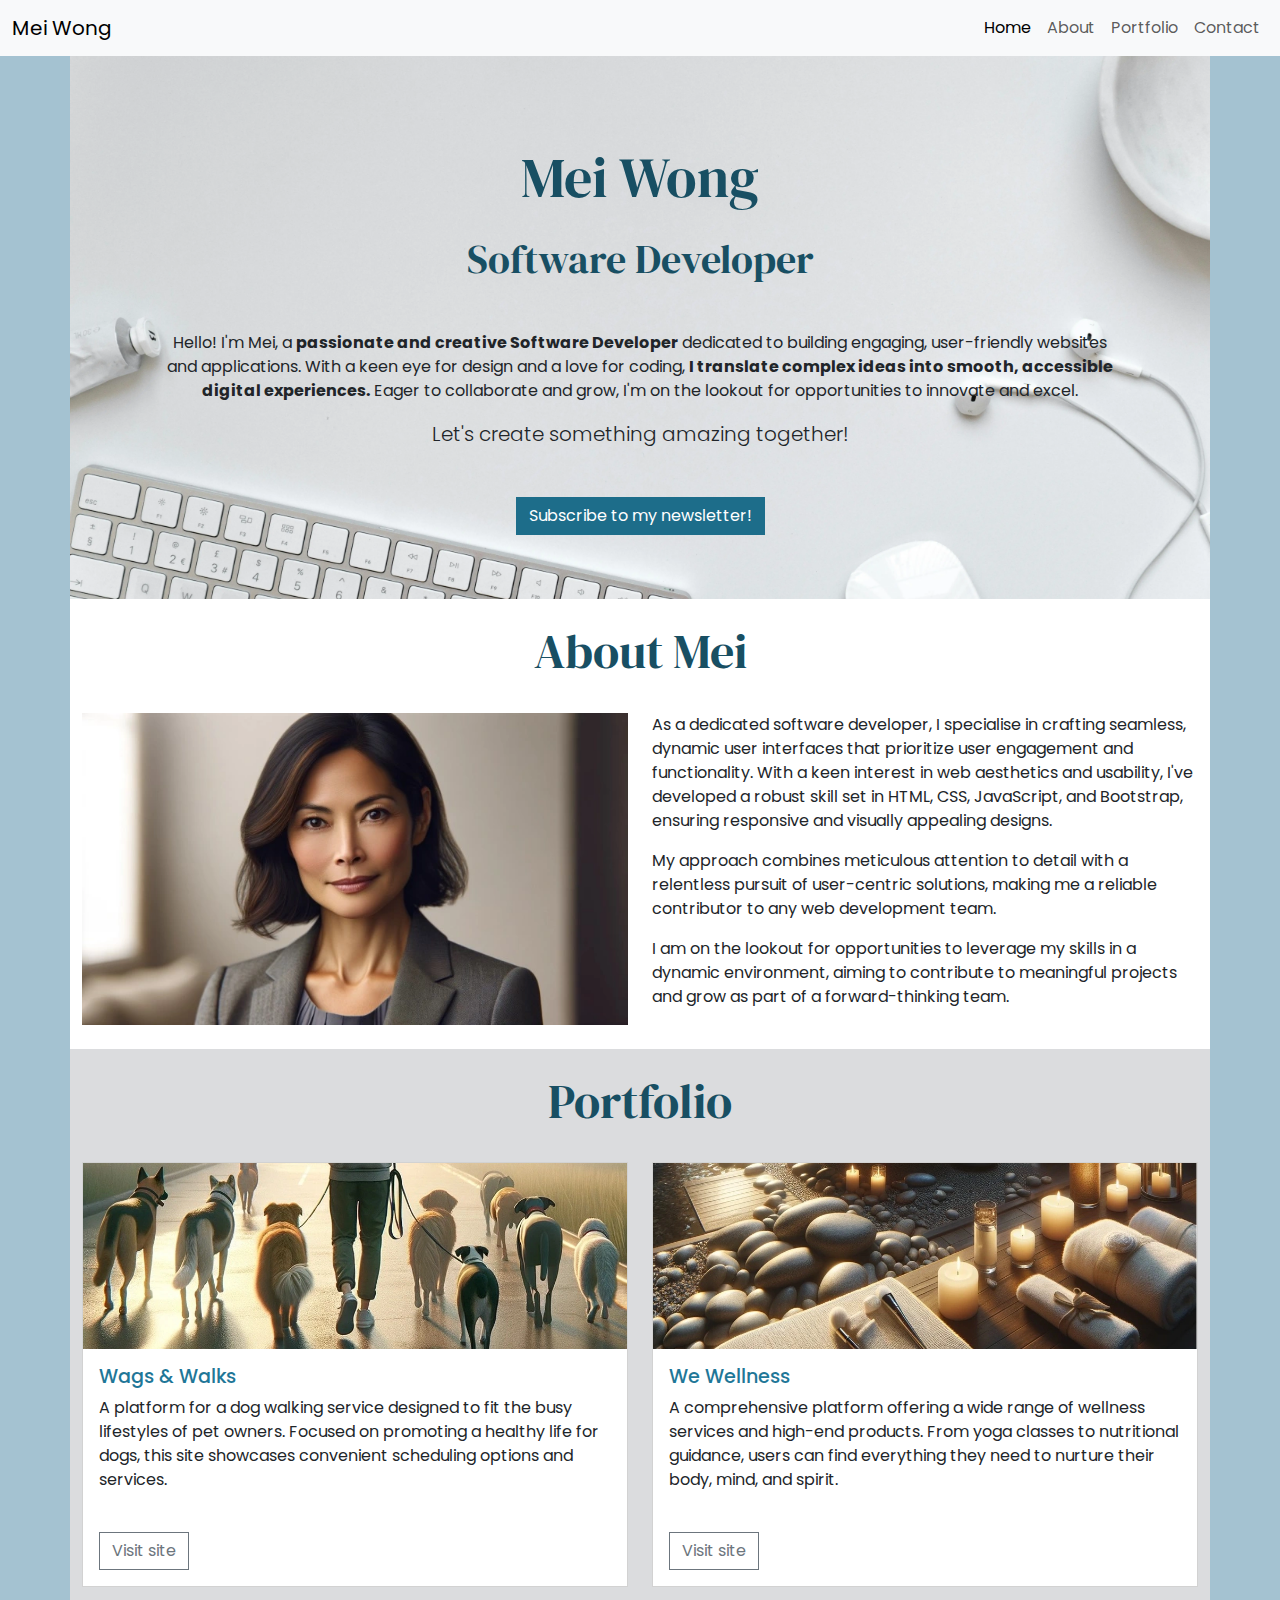
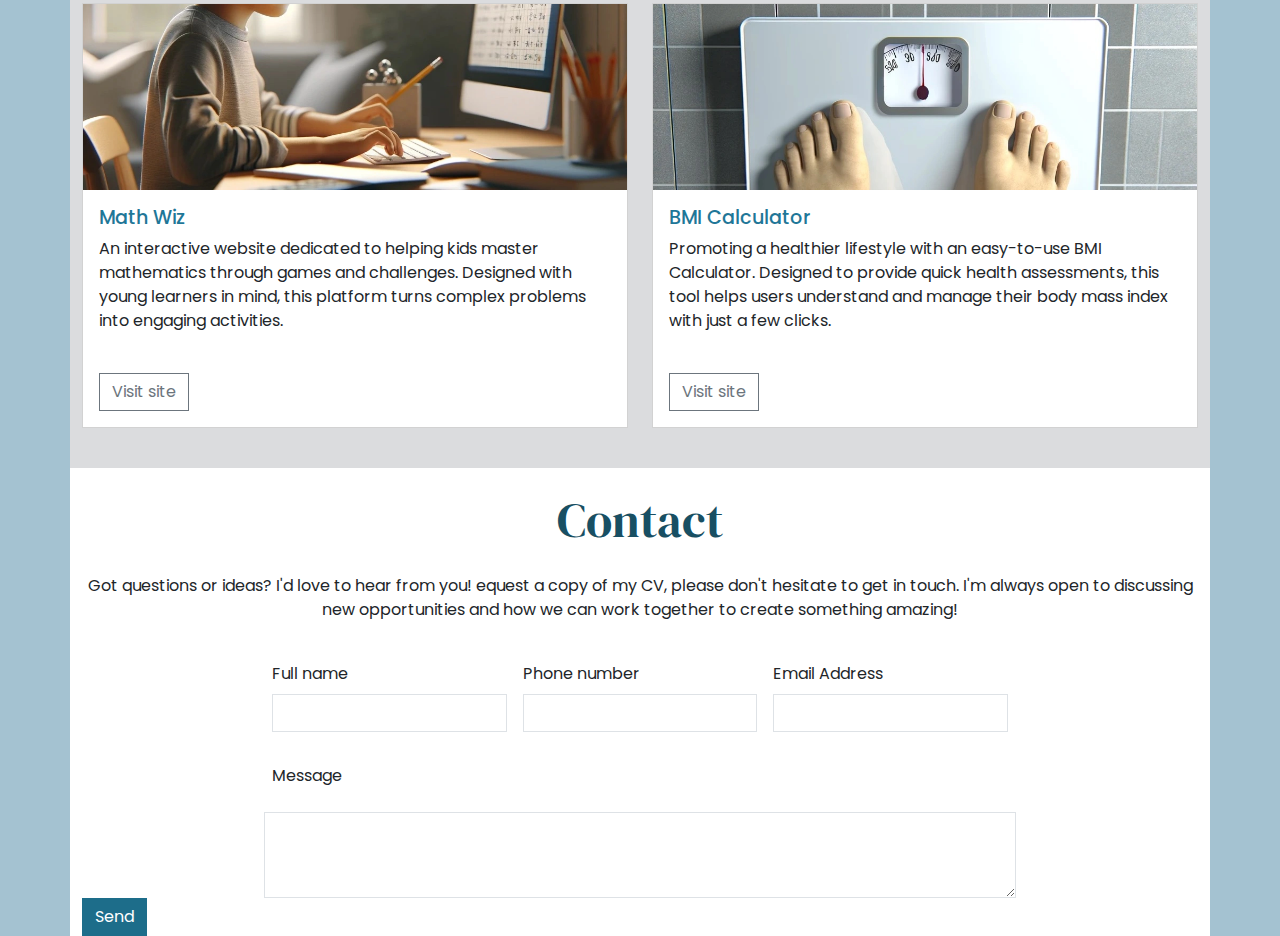
<file: index.html>
<!DOCTYPE html>
<html lang="en">

<head>
    <meta charset="UTF-8">
    <meta name="viewport" content="width=device-width, initial-scale=1.0">
    <title>Mei Wong Software Developer</title>
    <!--Booststrap CSS Script-->
    <link href="https://cdn.jsdelivr.net/npm/bootstrap@5.3.3/dist/css/bootstrap.min.css" rel="stylesheet"
        integrity="sha384-QWTKZyjpPEjISv5WaRU9OFeRpok6YctnYmDr5pNlyT2bRjXh0JMhjY6hW+ALEwIH" crossorigin="anonymous">

    <!--Custom CSS stylesheet-->
    <link rel="stylesheet" href="assets/css/style.css">

</head>

<body>
    <nav class="navbar navbar-expand-lg bg-body-tertiary">
        <div class="container-fluid">
            <a class="navbar-brand" href="index.html">Mei Wong</a>
            <button class="navbar-toggler" type="button" data-bs-toggle="collapse"
                data-bs-target="#navbarSupportedContent" aria-controls="navbarSupportedContent" aria-expanded="false"
                aria-label="Toggle navigation">
                <span class="navbar-toggler-icon"></span>
            </button>
            <div class="collapse navbar-collapse" id="navbarSupportedContent">
                <ul class="navbar-nav ms-auto">
                    <li class="nav-item">
                        <a class="nav-link active" aria-current="page" href="index.html">Home</a>
                    </li>
                    <li class="nav-item">
                        <a class="nav-link" href="#about">About</a>
                    </li>

                    <li class="nav-item">
                        <a class="nav-link" href="#portfolio">Portfolio</a>
                    </li>

                    <li class="nav-item">
                        <a class="nav-link" href="#contact">Contact</a>
                    </li>
                </ul>
            </div>
        </div>
    </nav>

    <!-- header -->
    <header id="hero" class="container">
        <!-- section with hero image -->

    
        <section class="row">
            <!-- text-center class used to centre all text inside column -->
            <div class="col-12 text-center">
                <h1 class="display-4 my-4">Mei Wong</h1>
                <!-- mb-5 gives extra margin spacing under subheading -->
                <h2 class="display-6 mb-5">Software Developer</h2>
                <p>
                    Hello! I'm Mei, a
                    <strong>passionate and creative Software Developer</strong>
                    dedicated to building engaging, user-friendly websites and
                    applications. With a keen eye for design and a love for coding,
                    <strong>I translate complex ideas into smooth, accessible digital
                        experiences.</strong>
                    Eager to collaborate and grow, I'm on the lookout for opportunities
                    to innovate and excel.
                </p>
                <!-- mb-5 gives extra margin spacing under lead text -->
                <p class="lead mb-5">Let's create something amazing together!</p>

                <!--Button trigger modal-->
                <button type="button" class="btn btn-primary sharp-corners custom-button" data-bs-toggle="modal" data-bs-target="#exampleModal">
                    Subscribe to my newsletter!
                </button>

            </div>
        </section>


    </header>

    <!-- main content -->
    <main>
        <!-- About section links to #about href in navbar -->
        <section id="about" class="container">
            <div class="row">
                <!-- my-4 used to add top and bottom margin to heading -->
                <div class="col-12 text-center my-4">
                    <h2 class="display-5">About Mei</h2>
                </div>
                <!-- mb-4 used to add margin under image -->
                <div class="col-12 col-md-6 mb-4">
                    <!-- img-fluid class makes the image responsive to its container -->
                    <img src="assets/images/mei-wong.webp" class="img-fluid" alt="Mei Wong">
                </div>
                <!-- mb-4 used to add margin under text -->
                <div class="col-12 col-md-6 mb-4">
                    <p>
                        As a dedicated software developer, I specialise in crafting
                        seamless, dynamic user interfaces that prioritize user engagement
                        and functionality. With a keen interest in web aesthetics and
                        usability, I've developed a robust skill set in HTML, CSS,
                        JavaScript, and Bootstrap, ensuring responsive and visually
                        appealing designs.
                    </p>
                    <p>
                        My approach combines meticulous attention to detail with a
                        relentless pursuit of user-centric solutions, making me a reliable
                        contributor to any web development team.
                    </p>
                    <p>
                        I am on the lookout for opportunities to leverage my skills in a
                        dynamic environment, aiming to contribute to meaningful projects
                        and grow as part of a forward-thinking team.
                    </p>
                </div>
            </div>
        </section>
        <!-- portfolio section starts here -->
        <section id="portfolio" class="container pb-4">
            <div class="row">
                <!-- my-4 used to add top and bottom margin to heading -->
                <div class="col-12 text-center my-4">
                    <h2 class="display-5">Portfolio</h2>
                </div>
                <!-- cols for cards -->
                <div class="col-12 col-md-6">
                    <div class="card mb-3 sharp-corners">
                        <img src="assets/images/wags-and-walks.webp" class="card-img-top"
                            alt="A man walking several dogs early in the morning">
                        <div class="card-body">
                            <h3 class="card-title">Wags & Walks</h3>
                            <p class="card-text">A platform for a dog walking service designed to fit the busy
                                lifestyles of pet
                                owners. Focused on promoting a healthy life for dogs, this site showcases convenient
                                scheduling
                                options
                                and services.</p>
                            <a href="#" class="btn btn-outline-secondary">Visit site</a>
                        </div>
                    </div>
                </div>
                <div class="col-12 col-md-6">
                    <div class="card mb-3 sharp-corners">
                        <img src="assets/images/we-wellness.webp" class="card-img-top"
                            alt="A spa with candles towels and natural material">
                        <div class="card-body">
                            <h3 class="card-title">We Wellness</h3>
                            <p class="card-text">A comprehensive platform offering a wide range of wellness services and
                                high-end
                                products. From yoga classes to nutritional guidance, users can find everything they need
                                to
                                nurture
                                their body, mind, and spirit.</p>
                            <a href="#" class="btn btn-outline-secondary">Visit site</a>
                        </div>
                    </div>
                </div>
                <div class="col-12 col-md-6">
                    <div class="card mb-3 sharp-corners">
                        <img src="assets/images/math-wiz.webp" class="card-img-top"
                            alt="A child practicing math at a computer">
                        <div class="card-body">
                            <h3 class="card-title">Math Wiz</h3>
                            <p class="card-text">An interactive website dedicated to helping kids master mathematics
                                through
                                games and
                                challenges. Designed with young learners in mind, this platform turns complex problems
                                into
                                engaging
                                activities. </p>
                            <a href="#" class="btn btn-outline-secondary">Visit site</a>
                        </div>
                    </div>
                </div>
                <div class="col-12 col-md-6">
                    <div class="card mb-3 sharp-corners">
                        <img src="assets/images/bmi-calculator.webp" class="card-img-top"
                            alt="Weighing scales seen from the first person view of the person standing on the scales">
                        <div class="card-body">
                            <h3 class="card-title">BMI Calculator</h3>
                            <p class="card-text">Promoting a healthier lifestyle with an easy-to-use BMI Calculator.
                                Designed to
                                provide quick health assessments, this tool helps users understand and manage their body
                                mass
                                index with
                                just a few clicks.</p>
                            <a href="#" class="btn btn-outline-secondary">Visit site</a>
                        </div>
                    </div>
                </div>
            </div>
        </section>
    </main>
    </main>

    <!--Content section-->
    <footer id="contact" class="container">
        <div class="row justify-content-center">
            <div class="col-12 text-center my-4">
                <h2 class="display-5">Contact</h2>
                <p class="mt-4">Got questions or ideas? I'd love to hear from you! equest a copy of my CV, please don't
                    hesitate to get in touch. I'm always open to discussing new opportunities and how we can work
                    together to create something amazing!</p>
            </div>


            <div class="col-12 col-md-10 col-lg-8">
                <!--Add form here-->
                <form class="row g-3">
                    <div class="col-12 col-lg-4 sharp-corners">
                        <label for="fullname" class="form-label">Full name</label>
                        <input type="text" class="form-control" id="full-name" required>
                    </div>
                    <div class="col-12 col-lg-4 sharp-corners">
                        <label for="phonenumber" class="form-label">Phone number</label>
                        <input type="number" class="form-control" id="phonenumber" required>
                    </div>

                    <div class="col-12 col-lg-4 sharp-corners">
                        <label for="email" class="form-label">Email Address</label>
                        <input type="email" class="form-control" id="email" required>
                    </div>

                    <div class="col-12"></div>
                    <label for="message" class="form-label">Message</label>
                    <textarea class="form-control sharp-corners" id="message" rows="3"></textarea>
            </div>

            <div class="col-12 sharp-corners contact-form-button">
                <button type="submit" class="btn btn-primary custom-button">Send</button>
            </div>
            </form>
        </div>
        </div>


    </footer>

    <!-- Modal -->
    <div class="modal fade" id="exampleModal" tabindex="-1" aria-labelledby="exampleModalLabel" aria-hidden="true">
        <div class="modal-dialog modal-lg">
            <div class="modal-content sharp-corners">
                <div class="modal-header">
                    <h1 class="modal-title fs-5" id="exampleModalLabel">Subscribe</h1>
                    <button type="button" class="btn-close" data-bs-dismiss="modal" aria-label="Close"></button>
                </div>
                <div class="modal-body">
                    <p>
                        Join my newsletter for the latest updates on my projects,
                        coding tips, and industry insights delivered straight to your
                        inbox.
                    </p>
                    <form class="row g-3">
                        <div class="col-lg-6">
                            <label for="inputName" class="form-label">Name</label>
                            <input type="text" class="form-control" id="inputName">
                        </div>
                        <div class="col-lg-6">
                            <label for="inputEmail" class="form-label">Email</label>
                            <input type="email" class="form-control" id="inputEmail">
                        </div>
                        <div class="col-12 mb-4 modal-signup-button">
                            <button type="submit" class="btn btn-primary custom-button">
                                Sign up!
                            </button>
                        </div>
                    </form>
                </div>
            </div>
        </div>
    </div>

    <!--Bootstrap JS Script-->
    <script src="https://cdn.jsdelivr.net/npm/bootstrap@5.3.3/dist/js/bootstrap.bundle.min.js"
        integrity="sha384-YvpcrYf0tY3lHB60NNkmXc5s9fDVZLESaAA55NDzOxhy9GkcIdslK1eN7N6jIeHz" crossorigin="anonymous">
    </script>
</body>

</html>
</file>
<file: assets/css/style.css>
/*  
    #a4c2d1; egg blue
    #dbdcde; light grey
    #1f7798; mid-blue
    #184f63; dark-blue
*/

/* global styles */

@import url('https://fonts.googleapis.com/css2?family=DM+Serif+Display:ital@0;1&family=Poppins&display=swap');

body {
    font-family: "poppins", sans-serif;
    background-color: #a4c2d1; /*egg blue*/;
}

h1,h2 {
    font-family: "DM Serif Display", sans-serif;
    color: #184f63; /*dark-blue*/ ;
}

.sharp-corners,
.sharp-corners * {
    border-radius: 0;
}

/*Buttons*/
.custom-button {
    border-color: #1d6d8a ;
    background-color: #1d6d8a;

}

.custom-button:hover {
    border-color: #1d6d8a ;
    background-color: #1d6d8a; 
}


/*About section*/

#about {
    background-color: white;
}

/*Portfolio section*/

#portfolio {
    background-color:#dbdcde /*0ight grey*/;
}

#portfolio .card-title {
    color:#1f7798; /*mid-blue*/
    font-size: 1.2rem;
}

#portfolio .btn-secondary-outline :hover {
    background-color: #1f7798; /*mid-blue*/ ;
}

#portfolio .card-text {
    min-height: 120px;
}

/* Contact section*/

#contact {
    background-color: white;
}

#hero {
    background-image: url(../images/bootstrap\ background.webp);
    min-height: 500px;
    background-position: 50% 70%;
    padding: 5% 7%;
    background-color: #dbdcde; /*light grey*/ ;
    background-size: cover;
}

/*Media querries*/

/* Use Bootstrap breakpoint for XL screens*/
@media screen and (min-width: 1200px;) {
    #portfolio .card-text {
        min-height: auto;
    }
}
</file>
